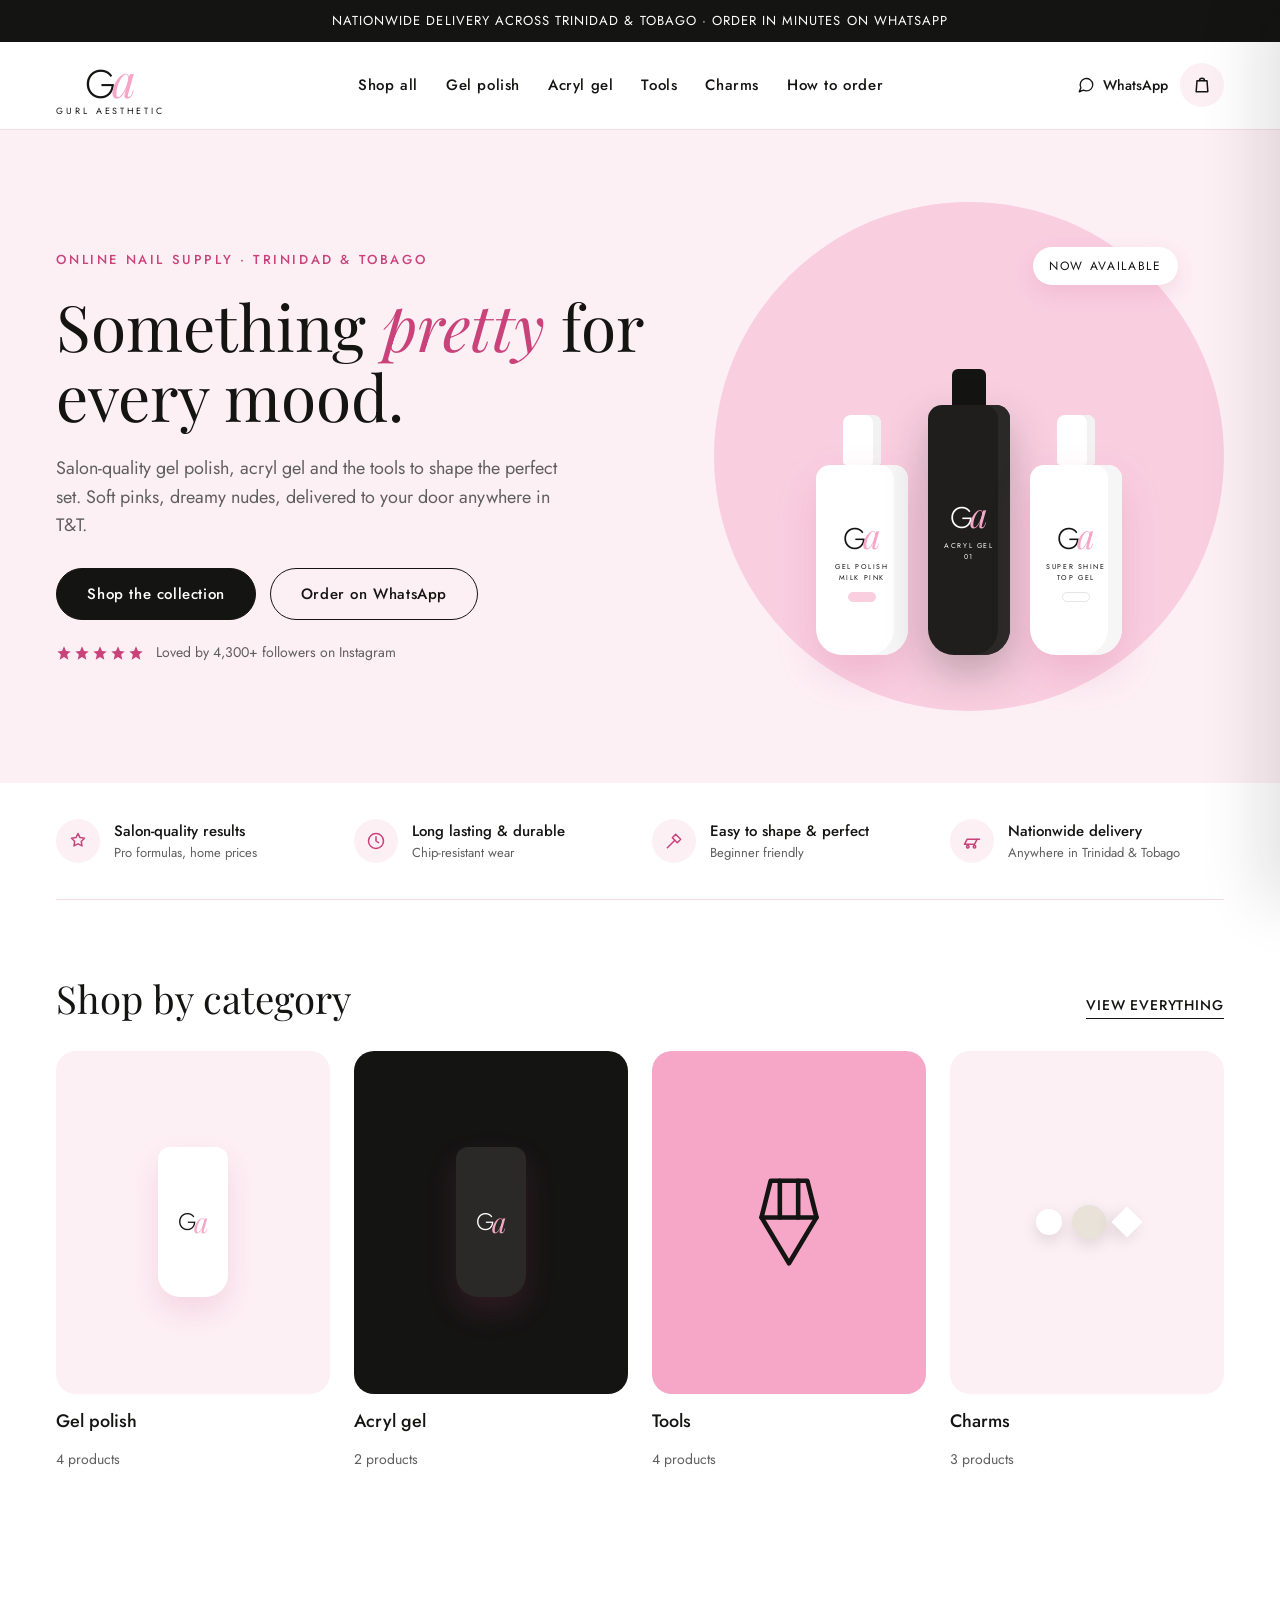
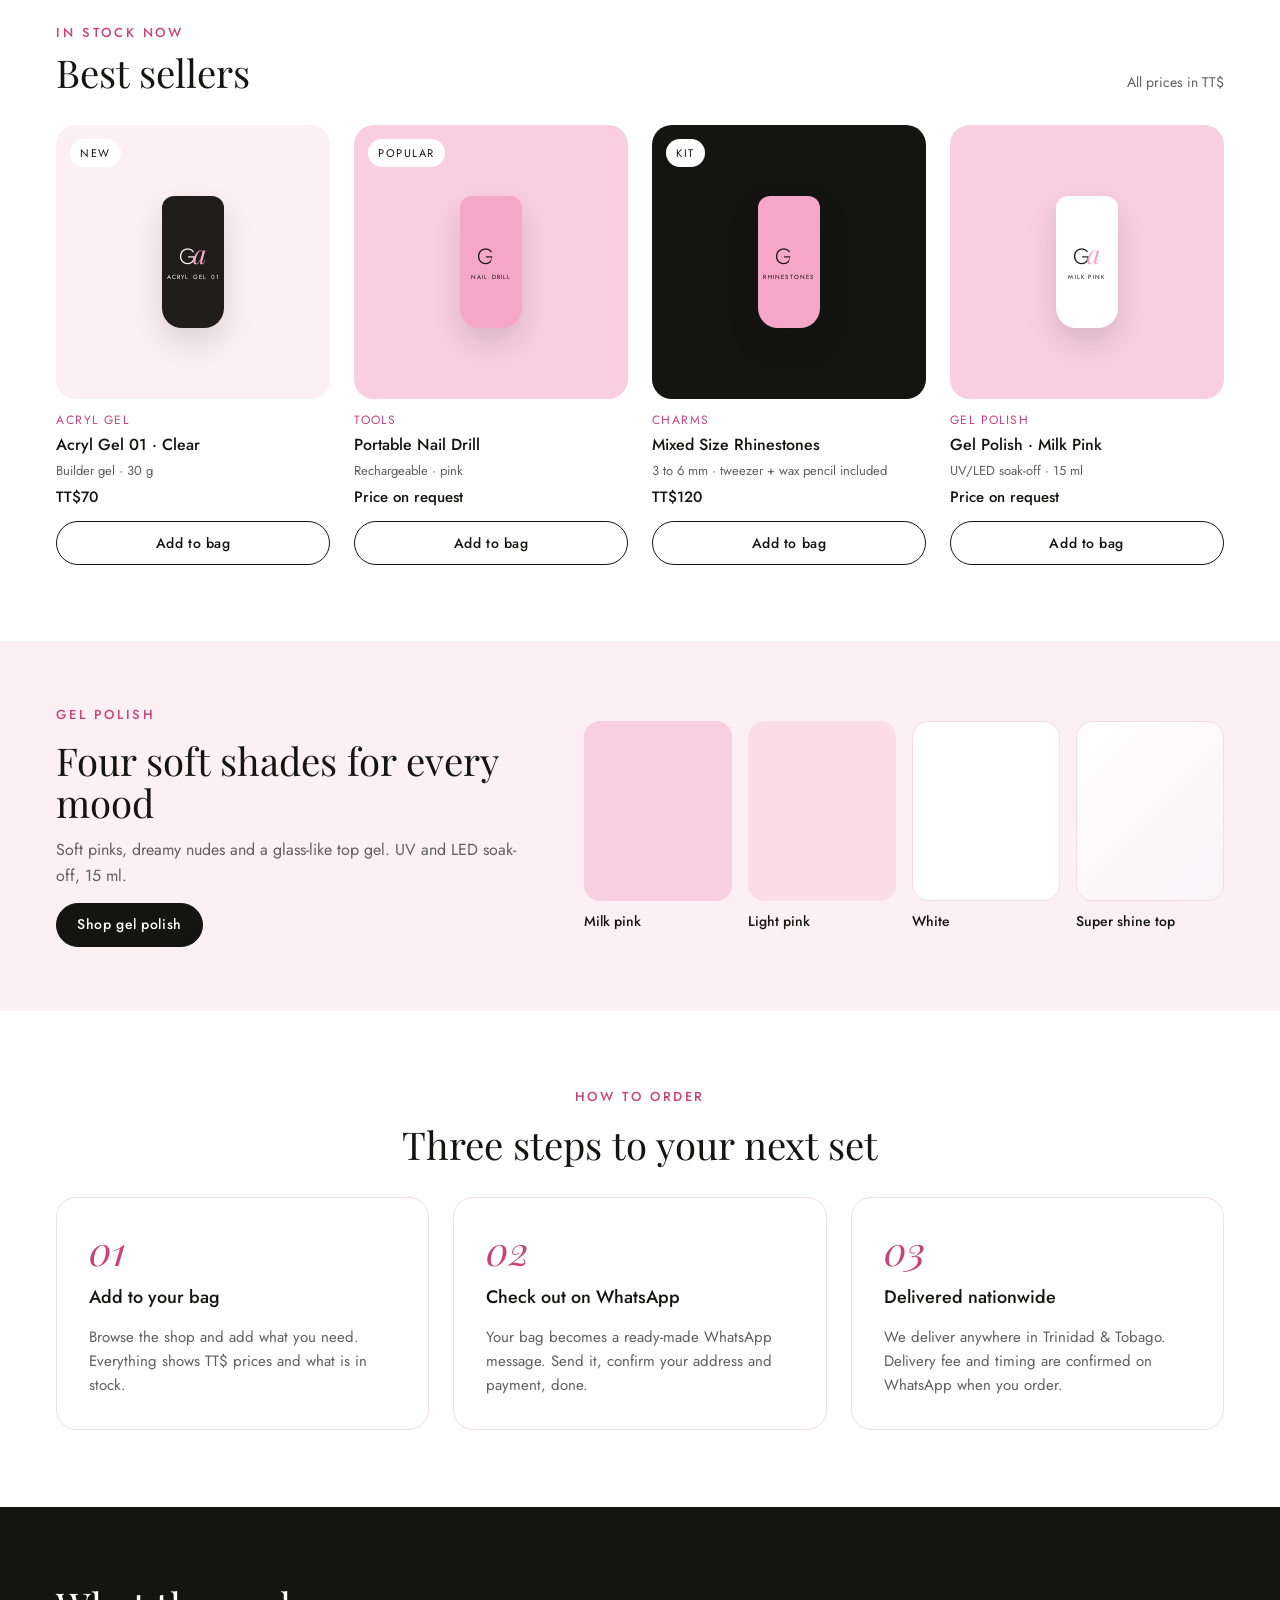
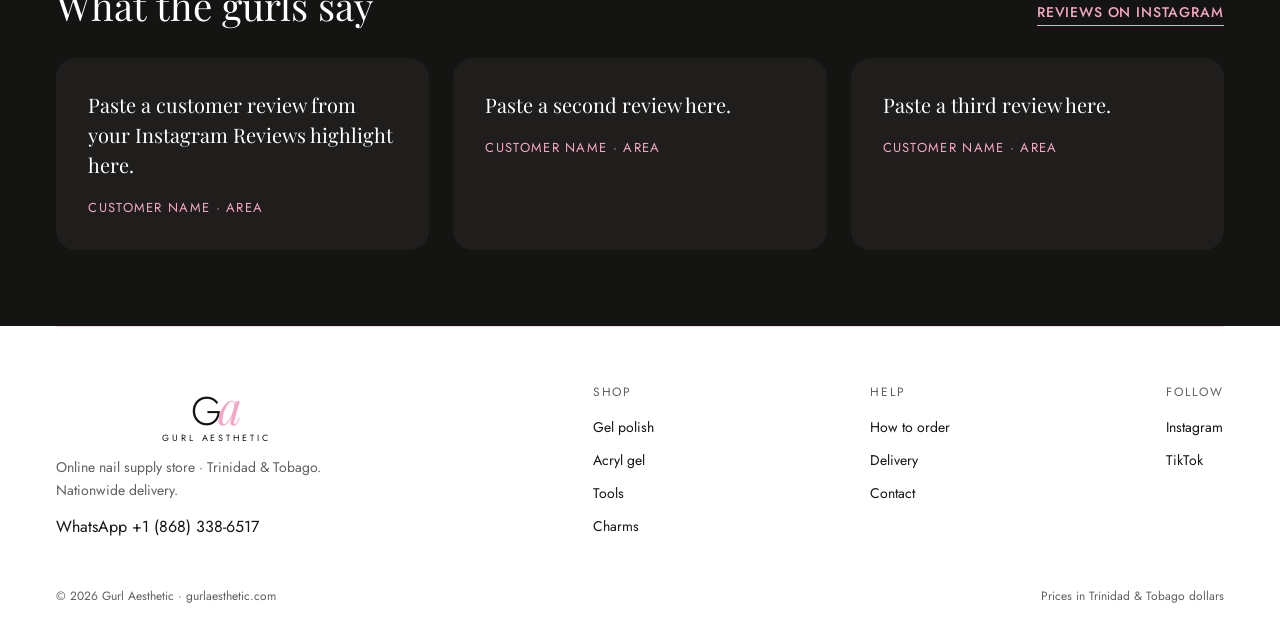
<file: index.html>
<!doctype html>
<html lang="en">
<head>
  <meta charset="utf-8">
  <meta name="viewport" content="width=device-width, initial-scale=1">
  <title>Gurl Aesthetic · Online nail supply store, Trinidad &amp; Tobago</title>
  <meta name="description" content="Salon-quality gel polish, acryl gel, nail drills, tools and charms. Nationwide delivery across Trinidad & Tobago. Order in minutes on WhatsApp.">
  <meta property="og:title" content="Gurl Aesthetic · Online nail supply store">
  <meta property="og:description" content="Soft pinks, dreamy nudes and everything for the perfect set. Delivered anywhere in Trinidad & Tobago.">
  <meta property="og:type" content="website">
  <meta property="og:url" content="https://gurlaesthetic.com/">
  <meta name="theme-color" content="#FDF0F5">
  <link rel="icon" href="assets/img/favicon.svg" type="image/svg+xml">
  <link rel="preconnect" href="https://fonts.googleapis.com">
  <link rel="preconnect" href="https://fonts.gstatic.com" crossorigin>
  <link href="https://fonts.googleapis.com/css2?family=Jost:wght@300;400;500;600&family=Playfair+Display:ital,wght@0,400;0,600;1,400;1,500&display=swap" rel="stylesheet">
  <link rel="stylesheet" href="assets/css/style.css">
</head>
<body data-page="home">
  <header data-header></header>

  <main>
    <section class="hero">
      <div class="container">
        <div class="hero-copy">
          <span class="eyebrow">Online nail supply · Trinidad &amp; Tobago</span>
          <h1>Something <span class="accent">pretty</span> for every mood.</h1>
          <p>Salon-quality gel polish, acryl gel and the tools to shape the perfect set. Soft pinks, dreamy nudes, delivered to your door anywhere in T&amp;T.</p>
          <div class="hero-actions">
            <a class="btn" href="shop.html">Shop the collection</a>
            <a class="btn outline" href="https://wa.me/18683386517" data-wa-href target="_blank" rel="noopener">Order on WhatsApp</a>
          </div>
          <div class="rating">
            <span class="stars" role="img" aria-label="Five stars">
              <svg width="16" height="16" viewBox="0 0 24 24" fill="currentColor" aria-hidden="true"><path d="M12 2l3 7 7 .6-5.3 4.7L18.5 22 12 18l-6.5 4 1.8-7.7L2 9.6 9 9z"/></svg><svg width="16" height="16" viewBox="0 0 24 24" fill="currentColor" aria-hidden="true"><path d="M12 2l3 7 7 .6-5.3 4.7L18.5 22 12 18l-6.5 4 1.8-7.7L2 9.6 9 9z"/></svg><svg width="16" height="16" viewBox="0 0 24 24" fill="currentColor" aria-hidden="true"><path d="M12 2l3 7 7 .6-5.3 4.7L18.5 22 12 18l-6.5 4 1.8-7.7L2 9.6 9 9z"/></svg><svg width="16" height="16" viewBox="0 0 24 24" fill="currentColor" aria-hidden="true"><path d="M12 2l3 7 7 .6-5.3 4.7L18.5 22 12 18l-6.5 4 1.8-7.7L2 9.6 9 9z"/></svg><svg width="16" height="16" viewBox="0 0 24 24" fill="currentColor" aria-hidden="true"><path d="M12 2l3 7 7 .6-5.3 4.7L18.5 22 12 18l-6.5 4 1.8-7.7L2 9.6 9 9z"/></svg>
            </span>
            Loved by 4,300+ followers on Instagram
          </div>
        </div>
        <div class="hero-visual">
          <div class="stage" aria-hidden="true">
            <div class="pack bottle"><div class="cap"></div><div class="body"><span class="mark"><span class="g">G</span><span class="a">a</span></span><span class="label">Gel polish<br>Milk pink</span><span class="swatch" style="background:#F9CFE0"></span></div></div>
            <div class="pack tube"><div class="cap"></div><div class="body"><span class="mark"><span class="g">G</span><span class="a">a</span></span><span class="label">Acryl gel<br>01</span></div></div>
            <div class="pack bottle"><div class="cap"></div><div class="body"><span class="mark"><span class="g">G</span><span class="a">a</span></span><span class="label">Super shine<br>Top gel</span><span class="swatch" style="background:#fff;border:1px solid #E6E6E6"></span></div></div>
            <span class="pill-tag">Now available</span>
          </div>
        </div>
      </div>
    </section>

    <section class="container">
      <div class="trust" aria-label="Why Gurl Aesthetic">
        <div class="trust-item"><span class="ico"><svg width="20" height="20" viewBox="0 0 24 24" fill="none" stroke="currentColor" stroke-width="1.8" stroke-linecap="round" stroke-linejoin="round" aria-hidden="true"><path d="M12 3l2.4 4.9 5.4.8-3.9 3.8.9 5.4L12 15.4 7.2 17.9l.9-5.4L4.2 8.7l5.4-.8z"/></svg></span><div><span class="t">Salon-quality results</span><span class="s">Pro formulas, home prices</span></div></div>
        <div class="trust-item"><span class="ico"><svg width="20" height="20" viewBox="0 0 24 24" fill="none" stroke="currentColor" stroke-width="1.8" stroke-linecap="round" stroke-linejoin="round" aria-hidden="true"><circle cx="12" cy="12" r="9"/><path d="M12 7v5l3 2"/></svg></span><div><span class="t">Long lasting &amp; durable</span><span class="s">Chip-resistant wear</span></div></div>
        <div class="trust-item"><span class="ico"><svg width="20" height="20" viewBox="0 0 24 24" fill="none" stroke="currentColor" stroke-width="1.8" stroke-linecap="round" stroke-linejoin="round" aria-hidden="true"><path d="M4 20l9-9"/><path d="M14 4l6 6-4 4-6-6z"/></svg></span><div><span class="t">Easy to shape &amp; perfect</span><span class="s">Beginner friendly</span></div></div>
        <div class="trust-item"><span class="ico"><svg width="20" height="20" viewBox="0 0 24 24" fill="none" stroke="currentColor" stroke-width="1.8" stroke-linecap="round" stroke-linejoin="round" aria-hidden="true"><path d="M3 16h12l3-6H6z"/><circle cx="7" cy="19" r="1.5"/><circle cx="15" cy="19" r="1.5"/><path d="M18 10h3"/></svg></span><div><span class="t">Nationwide delivery</span><span class="s">Anywhere in Trinidad &amp; Tobago</span></div></div>
      </div>
    </section>

    <section class="container section">
      <div class="section-head">
        <h2>Shop by category</h2>
        <a class="link-underline" href="shop.html">View everything</a>
      </div>
      <div class="grid cols-4" data-categories></div>
    </section>

    <section class="container section">
      <div class="section-head">
        <div class="stack"><span class="eyebrow">In stock now</span><h2>Best sellers</h2></div>
        <span class="muted" style="font-size:14px">All prices in TT$</span>
      </div>
      <div class="grid cols-4" data-featured></div>
    </section>

    <section class="shades">
      <div class="container">
        <div class="copy">
          <span class="eyebrow">Gel polish</span>
          <h2>Four soft shades for every mood</h2>
          <p>Soft pinks, dreamy nudes and a glass-like top gel. UV and LED soak-off, 15 ml.</p>
          <a class="btn small" href="shop.html?cat=Gel%20polish" style="align-self:flex-start">Shop gel polish</a>
        </div>
        <div class="swatches" aria-label="Shades">
          <div class="swatch-card"><div class="chip" style="background:#F9CFE0"></div>Milk pink</div>
          <div class="swatch-card"><div class="chip" style="background:#FBDDE8"></div>Light pink</div>
          <div class="swatch-card"><div class="chip" style="background:#fff;border:1px solid #F3DCE6"></div>White</div>
          <div class="swatch-card"><div class="chip" style="background:linear-gradient(135deg,#fff 0%,#F9F3F6 100%);border:1px solid #F3DCE6"></div>Super shine top</div>
        </div>
      </div>
    </section>

    <section class="container section" id="order">
      <div class="section-head center">
        <span class="eyebrow">How to order</span>
        <h2>Three steps to your next set</h2>
      </div>
      <div class="steps">
        <div class="step"><span class="num">01</span><span class="t">Add to your bag</span><p>Browse the shop and add what you need. Everything shows TT$ prices and what is in stock.</p></div>
        <div class="step"><span class="num">02</span><span class="t">Check out on WhatsApp</span><p>Your bag becomes a ready-made WhatsApp message. Send it, confirm your address and payment, done.</p></div>
        <div class="step"><span class="num">03</span><span class="t">Delivered nationwide</span><p data-delivery-note>We deliver anywhere in Trinidad &amp; Tobago.</p></div>
      </div>
    </section>

    <section class="reviews">
      <div class="container section">
        <div class="section-head">
          <h2>What the gurls say</h2>
          <a class="link-underline" href="https://www.instagram.com/gurlaesthetic.tt/" target="_blank" rel="noopener">Reviews on Instagram</a>
        </div>
        <div class="grid cols-3" data-reviews></div>
      </div>
    </section>
  </main>

  <footer data-footer></footer>
  <script src="assets/js/app.js"></script>
</body>
</html>
</file>
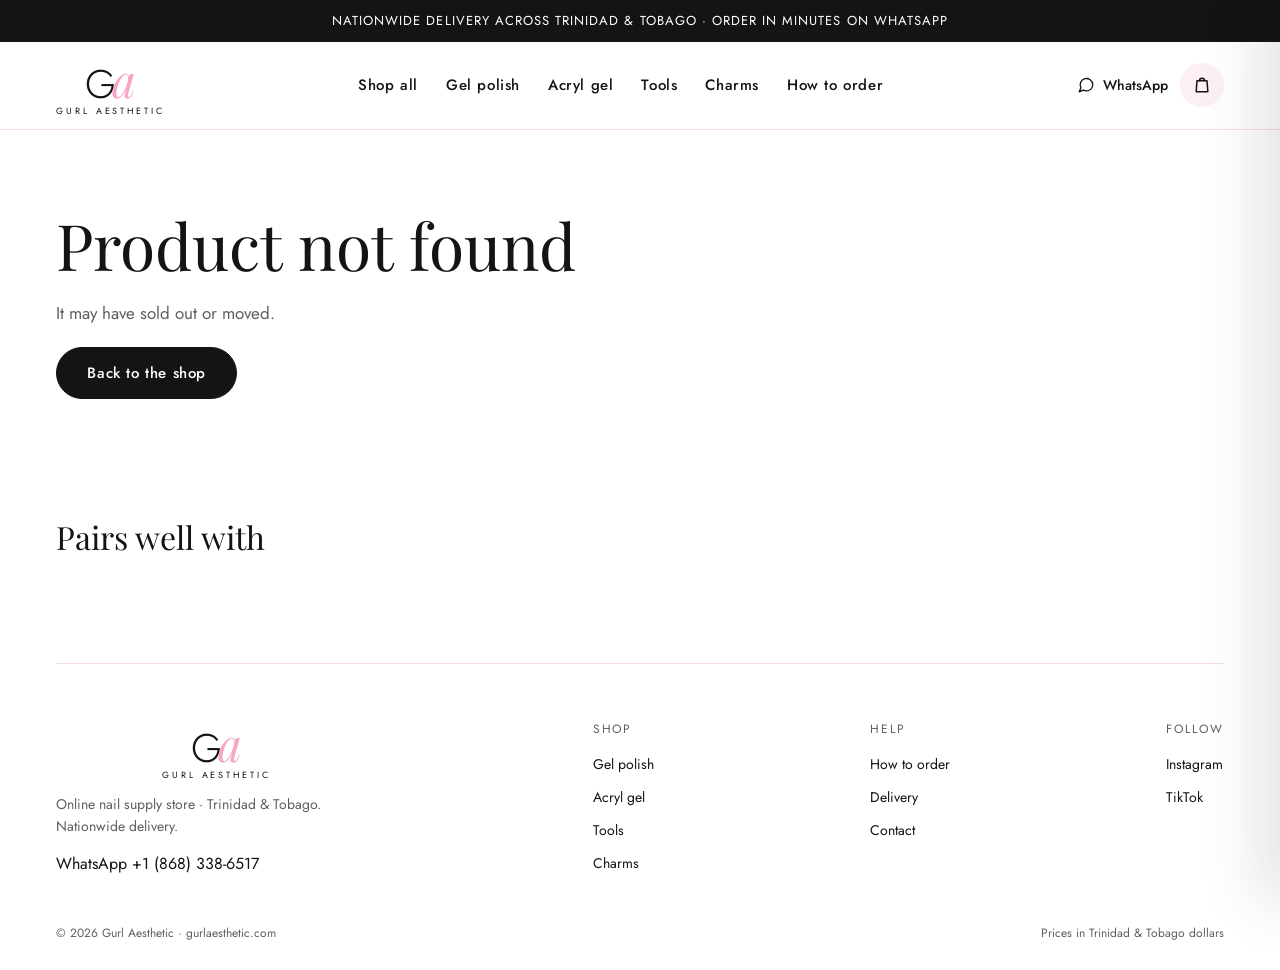
<file: product.html>
<!doctype html>
<html lang="en">
<head>
  <meta charset="utf-8">
  <meta name="viewport" content="width=device-width, initial-scale=1">
  <title>Product · Gurl Aesthetic</title>
  <meta name="description" content="Gurl Aesthetic nail supply, Trinidad & Tobago.">
  <meta name="theme-color" content="#FDF0F5">
  <link rel="icon" href="assets/img/favicon.svg" type="image/svg+xml">
  <link rel="preconnect" href="https://fonts.googleapis.com">
  <link rel="preconnect" href="https://fonts.gstatic.com" crossorigin>
  <link href="https://fonts.googleapis.com/css2?family=Jost:wght@300;400;500;600&family=Playfair+Display:ital,wght@0,400;0,600;1,400;1,500&display=swap" rel="stylesheet">
  <link rel="stylesheet" href="assets/css/style.css">
</head>
<body data-page="product">
  <header data-header></header>

  <main>
    <section class="container" data-product></section>
    <section class="container section" style="padding-top:0">
      <h2 style="font-size:32px">Pairs well with</h2>
      <div class="grid cols-4" data-related></div>
    </section>
  </main>

  <footer data-footer></footer>
  <script src="assets/js/app.js"></script>
</body>
</html>
</file>
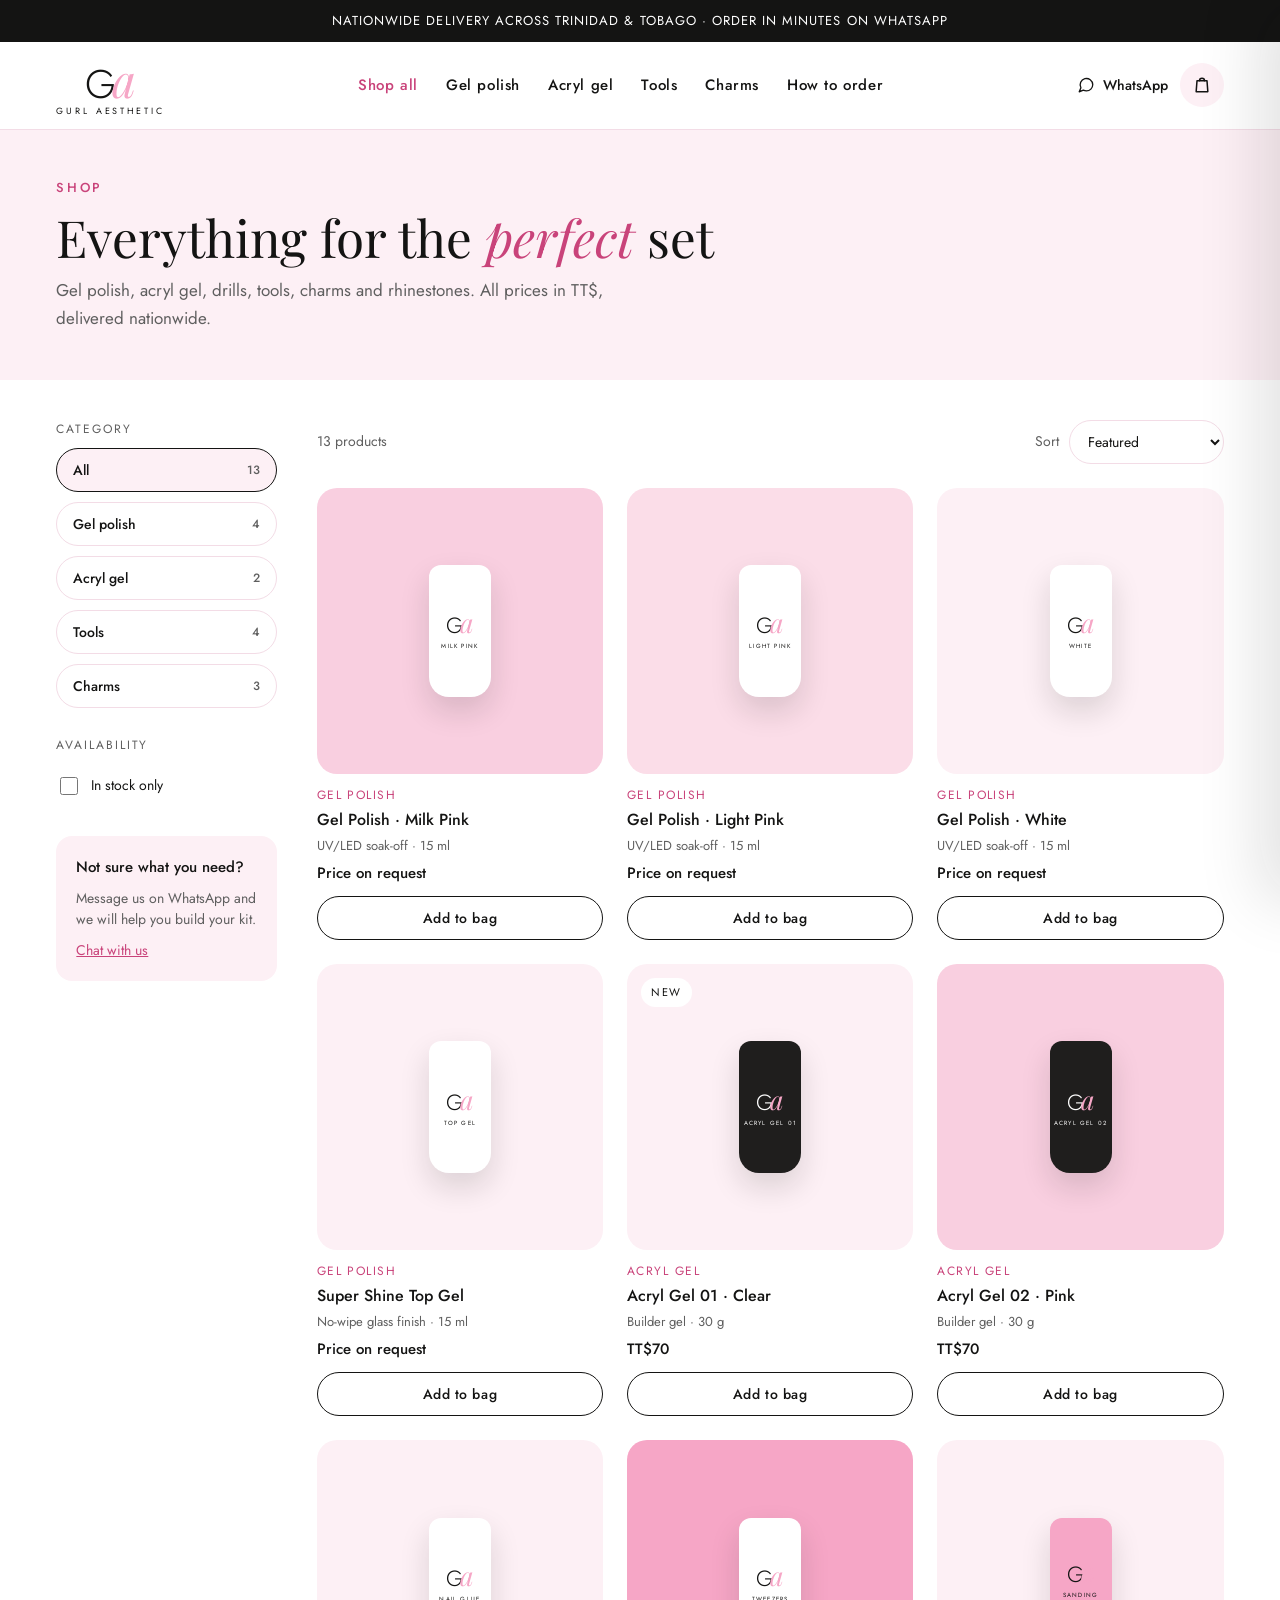
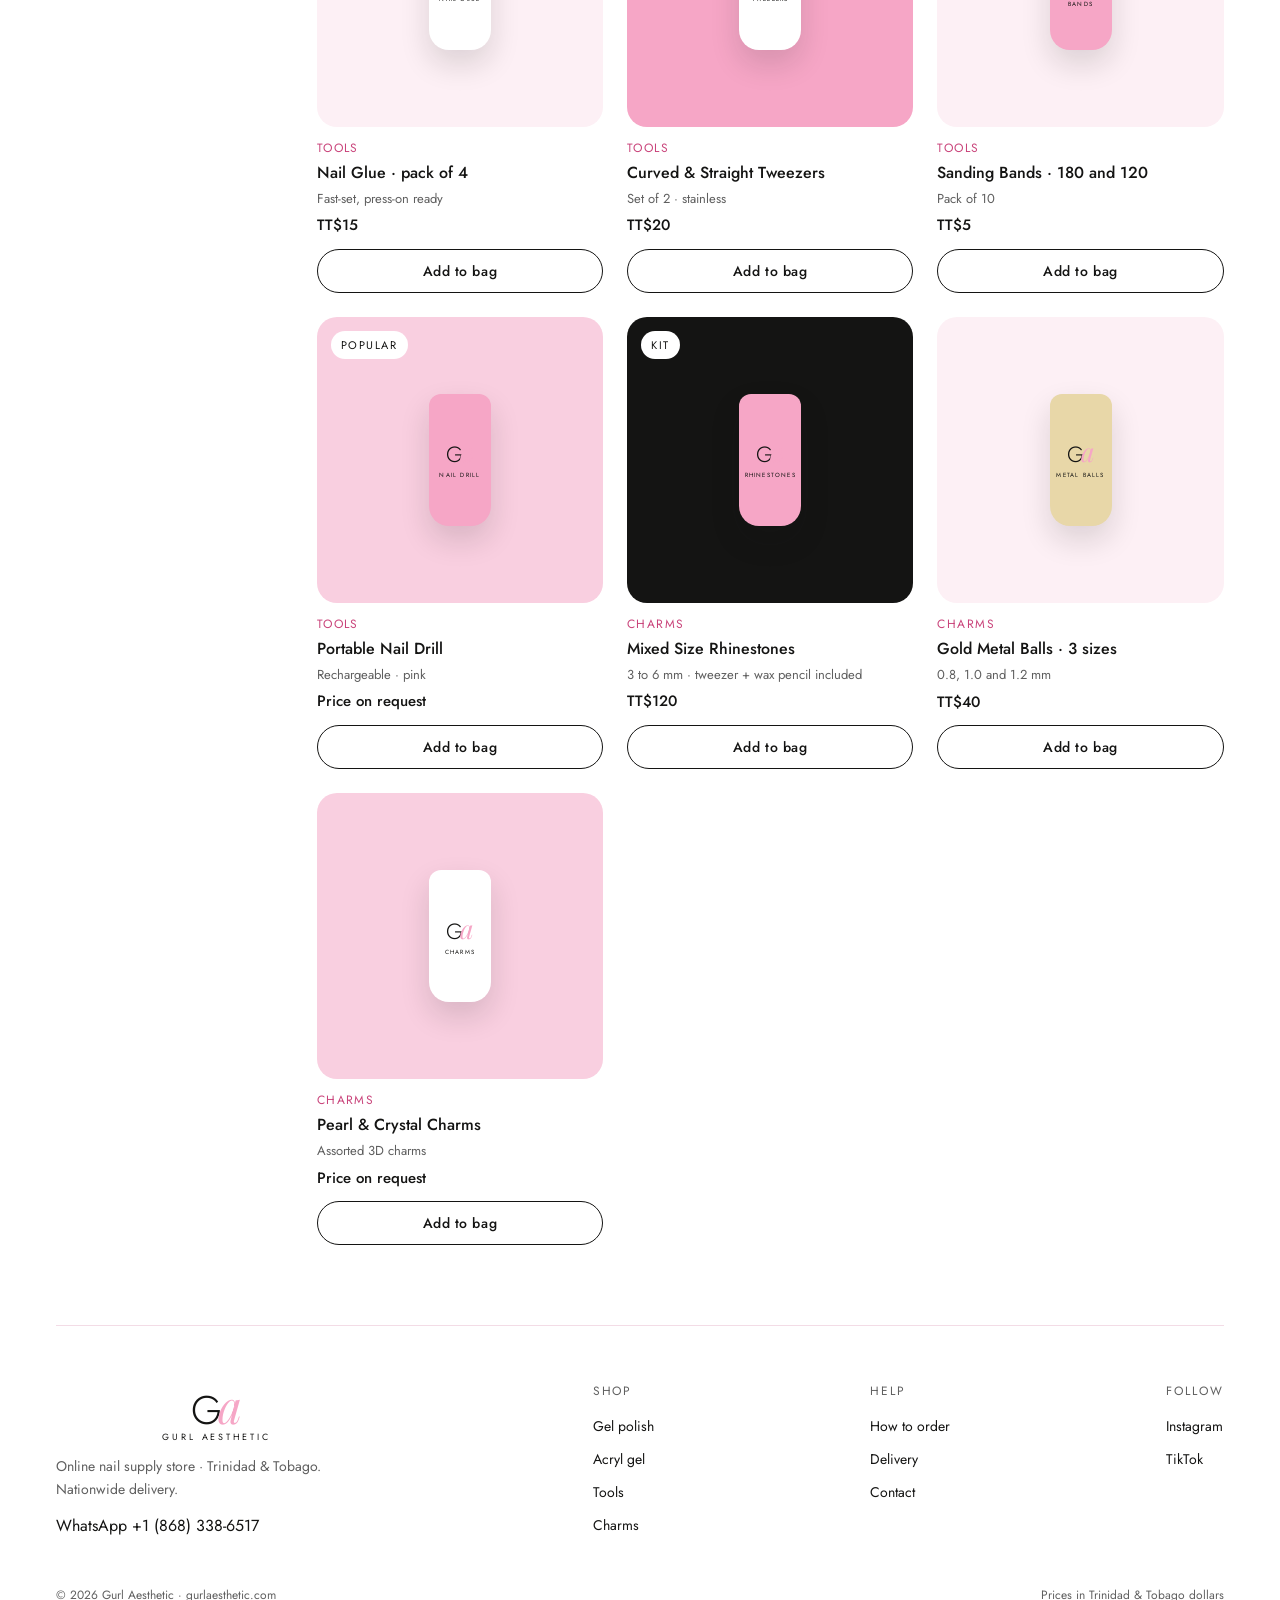
<file: shop.html>
<!doctype html>
<html lang="en">
<head>
  <meta charset="utf-8">
  <meta name="viewport" content="width=device-width, initial-scale=1">
  <title>Shop · Gurl Aesthetic</title>
  <meta name="description" content="Shop gel polish, acryl gel, nail drills, tools, charms and rhinestones. Nationwide delivery across Trinidad & Tobago.">
  <meta name="theme-color" content="#FDF0F5">
  <link rel="icon" href="assets/img/favicon.svg" type="image/svg+xml">
  <link rel="preconnect" href="https://fonts.googleapis.com">
  <link rel="preconnect" href="https://fonts.gstatic.com" crossorigin>
  <link href="https://fonts.googleapis.com/css2?family=Jost:wght@300;400;500;600&family=Playfair+Display:ital,wght@0,400;0,600;1,400;1,500&display=swap" rel="stylesheet">
  <link rel="stylesheet" href="assets/css/style.css">
</head>
<body data-page="shop">
  <header data-header></header>

  <main>
    <section class="page-head">
      <div class="container">
        <span class="eyebrow">Shop</span>
        <h1 data-shop-title>Everything for the <span class="accent">perfect</span> set</h1>
        <p>Gel polish, acryl gel, drills, tools, charms and rhinestones. All prices in TT$, delivered nationwide.</p>
      </div>
    </section>

    <section class="container shop-layout">
      <aside class="filters" aria-label="Filters">
        <div class="filter-group">
          <span class="h">Category</span>
          <div class="filter-group" data-cat-filters></div>
        </div>
        <div class="filter-group">
          <span class="h">Availability</span>
          <label style="display:flex;align-items:center;gap:10px;font-size:14px;min-height:44px"><input type="checkbox" data-instock style="width:18px;height:18px;accent-color:#C9437A"> In stock only</label>
        </div>
        <div class="help-box">
          <span class="t">Not sure what you need?</span>
          <p>Message us on WhatsApp and we will help you build your kit.</p>
          <a href="https://wa.me/18683386517" data-wa-href target="_blank" rel="noopener">Chat with us</a>
        </div>
      </aside>

      <div class="results">
        <div class="results-bar">
          <span data-result-count></span>
          <label>Sort
            <select class="select" data-sort>
              <option value="featured">Featured</option>
              <option value="low">Price: low to high</option>
              <option value="high">Price: high to low</option>
            </select>
          </label>
        </div>
        <div class="grid cols-3" data-shop-grid></div>
      </div>
    </section>
  </main>

  <footer data-footer></footer>
  <script src="assets/js/app.js"></script>
</body>
</html>
</file>
<file: assets/css/style.css>
/* Gurl Aesthetic storefront — brand styles
   Palette: blush #FDF0F5 · soft pink #F6A6C6 · deep pink #C9437A · ink #141413 */
:root {
  --ink: #141413;
  --ink-2: #1F1E1D;
  --muted: #5F5F5F;
  --line: #F3DCE6;
  --blush: #FDF0F5;
  --pink: #F6A6C6;
  --pink-deep: #C9437A;
  --pink-deeper: #9E2F5E;
  --milk: #F9CFE0;
  --nude: #ECD5CB;
  --white: #ffffff;
  --radius: 20px;
  --font-body: 'Jost', system-ui, -apple-system, 'Segoe UI', sans-serif;
  --font-display: 'Playfair Display', Georgia, serif;
  --gutter: clamp(16px, 4.4vw, 64px);
}
* { box-sizing: border-box; }
html { scroll-behavior: smooth; -webkit-text-size-adjust: 100%; }
body { margin: 0; font-family: var(--font-body); color: var(--ink); background: var(--white); line-height: 1.5; }
img { max-width: 100%; display: block; }
a { color: var(--pink-deep); }
a:hover { color: var(--pink-deeper); }
button { font-family: inherit; }
h1, h2, h3 { font-family: var(--font-display); font-weight: 400; margin: 0; line-height: 1.1; }
h1 { font-size: clamp(38px, 5vw, 68px); }
h2 { font-size: clamp(30px, 3vw, 40px); }
h3 { font-size: 22px; }
p { margin: 0; }
.muted { color: var(--muted); }
.eyebrow { font-size: 13px; letter-spacing: 0.2em; text-transform: uppercase; color: var(--pink-deep); font-weight: 500; }
.accent { font-style: italic; color: var(--pink-deep); }
.sr-only { position: absolute; width: 1px; height: 1px; overflow: hidden; clip: rect(0 0 0 0); white-space: nowrap; }
.container { padding-left: var(--gutter); padding-right: var(--gutter); max-width: 1440px; margin: 0 auto; width: 100%; }

/* buttons */
.btn { display: inline-flex; align-items: center; justify-content: center; gap: 10px; height: 52px; padding: 0 30px; border-radius: 999px; font-size: 15px; font-weight: 500; letter-spacing: 0.04em; text-decoration: none; cursor: pointer; border: 1.5px solid var(--ink); background: var(--ink); color: var(--white); transition: transform .15s ease, background .15s ease, color .15s ease; }
.btn:hover { background: var(--ink-2); color: var(--white); transform: translateY(-1px); }
.btn.outline { background: transparent; color: var(--ink); }
.btn.outline:hover { background: var(--blush); color: var(--ink); }
.btn.small { height: 44px; padding: 0 20px; font-size: 14px; }
.btn.block { width: 100%; }
.btn:disabled { opacity: .5; cursor: not-allowed; transform: none; }
.link-underline { font-size: 14px; font-weight: 500; letter-spacing: 0.06em; text-transform: uppercase; color: var(--ink); text-decoration: none; border-bottom: 1.5px solid var(--ink); padding-bottom: 2px; }
.text-link { background: none; border: 0; padding: 0; min-height: 44px; font-size: 13px; color: var(--pink-deep); cursor: pointer; text-decoration: underline; }

/* announcement + header */
.announce { background: var(--ink); color: var(--white); font-size: 13px; letter-spacing: 0.08em; text-transform: uppercase; text-align: center; padding: 11px 16px; }
.site-header { display: flex; align-items: center; justify-content: space-between; gap: 16px 32px; padding-top: 14px; padding-bottom: 14px; border-bottom: 1px solid var(--line); background: var(--white); position: sticky; top: 0; z-index: 20; }
.logo { display: flex; flex-direction: column; align-items: center; text-decoration: none; color: var(--ink); line-height: 1; }
.logo .mark { display: flex; align-items: baseline; }
.logo .g { font-weight: 300; font-size: 40px; }
.logo .a { font-family: var(--font-display); font-style: italic; font-size: 46px; color: var(--pink); margin-left: -4px; }
.logo .word { font-size: 9px; letter-spacing: 0.32em; text-transform: uppercase; margin-top: 2px; }
.nav { display: flex; flex-wrap: wrap; gap: 28px; font-size: 15px; font-weight: 500; letter-spacing: 0.04em; }
.nav a { color: var(--ink); text-decoration: none; }
.nav a:hover, .nav a[aria-current="page"] { color: var(--pink-deep); }
.header-actions { display: flex; align-items: center; gap: 12px; }
.wa-link { display: inline-flex; align-items: center; gap: 8px; font-size: 14px; font-weight: 500; color: var(--ink); text-decoration: none; min-height: 44px; min-width: 44px; justify-content: center; }
.cart-btn { position: relative; display: flex; width: 44px; height: 44px; align-items: center; justify-content: center; border-radius: 999px; background: var(--blush); color: var(--ink); text-decoration: none; border: 0; cursor: pointer; }
.cart-btn .count { position: absolute; top: -2px; right: -2px; min-width: 18px; height: 18px; padding: 0 5px; border-radius: 999px; background: var(--ink); color: var(--white); font-size: 11px; display: flex; align-items: center; justify-content: center; }
.cart-btn .count[data-zero="true"] { display: none; }
.menu-btn { display: none; width: 44px; height: 44px; border-radius: 999px; border: 1.5px solid var(--line); background: var(--white); color: var(--ink); align-items: center; justify-content: center; cursor: pointer; }
@media (max-width: 900px) {
  .site-header { position: relative; }
  .nav { display: none; position: absolute; left: 0; right: 0; top: 100%; flex-direction: column; gap: 0; background: var(--white); border-bottom: 1px solid var(--line); padding: 8px var(--gutter) 16px; z-index: 30; }
  .nav a { padding: 12px 0; border-bottom: 1px solid var(--line); }
  .nav.open { display: flex; }
  .menu-btn { display: inline-flex; }
  .wa-link span { display: none; }
}

/* hero */
.hero { background: var(--blush); }
.hero .container { display: flex; flex-wrap: wrap; align-items: center; gap: 48px; padding-top: clamp(40px, 6vw, 72px); padding-bottom: clamp(40px, 6vw, 72px); }
.hero-copy { flex: 1 1 400px; display: flex; flex-direction: column; gap: 22px; max-width: 620px; }
.hero-copy p { font-size: 18px; line-height: 1.6; color: var(--muted); max-width: 520px; }
.hero-actions { display: flex; flex-wrap: wrap; gap: 14px; margin-top: 6px; }
.hero-visual { flex: 1 1 300px; display: flex; justify-content: center; }
.stage { position: relative; width: min(520px, 100%); aspect-ratio: 1 / 1; border-radius: 999px; background: var(--milk); display: flex; align-items: flex-end; justify-content: center; gap: 4%; padding-bottom: 11%; }
.pill-tag { position: absolute; top: 9%; right: 9%; background: var(--white); color: var(--ink); font-size: 12px; letter-spacing: 0.14em; text-transform: uppercase; padding: 10px 16px; border-radius: 999px; box-shadow: 0 8px 24px rgba(201,67,122,0.15); }
.rating { display: flex; align-items: center; gap: 12px; font-size: 14px; color: var(--muted); }
.stars { display: flex; gap: 2px; color: var(--pink-deep); }

/* pack illustration (CSS product stand-in until photos are added) */
.pack { display: flex; flex-direction: column; align-items: center; }
.pack .cap { width: 42%; height: 50px; background: var(--white); border-radius: 8px 8px 4px 4px; box-shadow: inset -8px 0 0 #F2F2F2; }
.pack .body { width: 100%; height: 190px; background: var(--white); border-radius: 14px 14px 26px 26px; box-shadow: 0 18px 40px rgba(201,67,122,0.18), inset -14px 0 0 #F6F6F6; display: flex; flex-direction: column; align-items: center; justify-content: center; gap: 8px; color: var(--ink); }
.pack .mark { display: flex; align-items: baseline; line-height: 1; }
.pack .mark .g { font-weight: 300; font-size: 30px; }
.pack .mark .a { font-family: var(--font-display); font-style: italic; font-size: 34px; color: var(--pink); margin-left: -3px; }
.pack .label { font-size: 7px; letter-spacing: 0.22em; text-transform: uppercase; text-align: center; line-height: 1.6; }
.pack .swatch { width: 28px; height: 10px; border-radius: 999px; }
.pack.bottle { width: 18%; }
.pack.tube { width: 16%; }
.pack.tube .cap { height: 36px; background: var(--ink); border-radius: 6px 6px 0 0; box-shadow: none; }
.pack.tube .body { height: 250px; background: var(--ink-2); color: var(--white); box-shadow: 0 18px 40px rgba(20,20,19,0.25), inset -12px 0 0 #2A2928; }
@media (max-width: 600px) { .pack .body { height: 130px; gap: 4px; } .pack.tube .body { height: 170px; } .pack .cap { height: 30px; } .pack .mark .g { font-size: 22px; } .pack .mark .a { font-size: 26px; } }

/* product thumb */
.thumb { position: relative; aspect-ratio: 1 / 1; border-radius: var(--radius); display: flex; align-items: center; justify-content: center; overflow: hidden; text-decoration: none; }
.thumb img { width: 100%; height: 100%; object-fit: cover; }
.thumb .mini { width: 62px; height: 132px; border-radius: 12px 12px 20px 20px; box-shadow: 0 14px 30px rgba(20,20,19,0.14); display: flex; flex-direction: column; align-items: center; justify-content: center; gap: 6px; }
.thumb .mini .mark { display: flex; align-items: baseline; line-height: 1; }
.thumb .mini .g { font-weight: 300; font-size: 22px; }
.thumb .mini .a { font-family: var(--font-display); font-style: italic; font-size: 26px; color: var(--pink); margin-left: -3px; }
.thumb .mini .label { font-size: 6px; letter-spacing: 0.2em; text-transform: uppercase; text-align: center; padding: 0 4px; }
.thumb .tag { position: absolute; top: 14px; left: 14px; background: var(--white); color: var(--ink); font-size: 11px; letter-spacing: 0.14em; text-transform: uppercase; padding: 6px 10px; border-radius: 999px; }
.thumb .soldout { position: absolute; inset: 0; background: rgba(255,255,255,0.72); display: flex; align-items: center; justify-content: center; font-size: 13px; letter-spacing: 0.14em; text-transform: uppercase; color: var(--ink); }

/* sections */
.section { padding-top: clamp(48px, 6vw, 80px); padding-bottom: clamp(48px, 6vw, 80px); display: flex; flex-direction: column; gap: 32px; }
.section.tight { padding-top: 40px; padding-bottom: 40px; }
.section-head { display: flex; flex-wrap: wrap; align-items: flex-end; justify-content: space-between; gap: 16px; }
.section-head .stack { display: flex; flex-direction: column; gap: 8px; }
.section-head.center { flex-direction: column; align-items: center; text-align: center; }
.grid { display: grid; gap: 24px; }
.grid.cols-4 { grid-template-columns: repeat(4, minmax(0, 1fr)); }
.grid.cols-3 { grid-template-columns: repeat(3, minmax(0, 1fr)); }
.grid.cols-2 { grid-template-columns: repeat(2, minmax(0, 1fr)); }
@media (max-width: 1024px) { .grid.cols-4 { grid-template-columns: repeat(3, minmax(0, 1fr)); } }
@media (max-width: 760px) { .grid.cols-4, .grid.cols-3 { grid-template-columns: repeat(2, minmax(0, 1fr)); gap: 16px; } }
@media (max-width: 420px) { .grid.cols-2 { grid-template-columns: 1fr; } }

.trust { display: grid; grid-template-columns: repeat(4, minmax(0, 1fr)); gap: 24px; padding-top: 36px; padding-bottom: 36px; border-bottom: 1px solid var(--line); }
.trust-item { display: flex; align-items: center; gap: 14px; }
.trust-item .ico { display: flex; width: 44px; height: 44px; flex: 0 0 44px; border-radius: 999px; background: var(--blush); align-items: center; justify-content: center; color: var(--pink-deep); }
.trust-item .t { font-weight: 500; font-size: 15px; display: block; }
.trust-item .s { font-size: 13px; color: var(--muted); display: block; }
@media (max-width: 860px) { .trust { grid-template-columns: repeat(2, minmax(0, 1fr)); } }

.cat-card { display: flex; flex-direction: column; gap: 14px; text-decoration: none; color: var(--ink); }
.cat-card .art { aspect-ratio: 4 / 5; border-radius: var(--radius); display: flex; align-items: center; justify-content: center; gap: 10px; }
.cat-card .name { font-size: 18px; font-weight: 500; }
.cat-card .sub { font-size: 14px; color: var(--muted); }
.cat-card .mini-pack { width: 70px; height: 150px; border-radius: 12px 12px 22px 22px; box-shadow: 0 14px 30px rgba(201,67,122,0.16); display: flex; align-items: center; justify-content: center; }
.cat-card .mini-pack .g { font-weight: 300; font-size: 24px; }
.cat-card .mini-pack .a { font-family: var(--font-display); font-style: italic; font-size: 28px; color: var(--pink); margin-left: -3px; }
.cat-card .gem { box-shadow: 0 6px 16px rgba(0,0,0,0.12); }

.product-card { display: flex; flex-direction: column; gap: 12px; }
.product-card .cat { font-size: 12px; letter-spacing: 0.12em; text-transform: uppercase; color: var(--pink-deep); }
.product-card .name { font-size: 16px; font-weight: 500; color: var(--ink); text-decoration: none; }
.product-card .note { font-size: 13px; color: var(--muted); }
.product-card .price { font-size: 15px; font-weight: 500; margin-top: 2px; }
.product-card .btn { height: 44px; font-size: 14px; }
.product-card .meta { display: flex; flex-direction: column; gap: 4px; }

.shades { background: var(--blush); }
.shades .container { display: flex; flex-wrap: wrap; align-items: center; gap: 48px; padding-top: clamp(40px, 5vw, 64px); padding-bottom: clamp(40px, 5vw, 64px); }
.shades .copy { flex: 1 1 320px; display: flex; flex-direction: column; gap: 14px; max-width: 480px; }
.shades .copy p { font-size: 16px; line-height: 1.6; color: var(--muted); }
.shades .swatches { flex: 1 1 400px; display: grid; grid-template-columns: repeat(4, minmax(0, 1fr)); gap: 16px; }
.swatch-card { display: flex; flex-direction: column; gap: 10px; font-size: 14px; font-weight: 500; }
.swatch-card .chip { height: 180px; border-radius: 16px; }
@media (max-width: 600px) { .shades .swatches { grid-template-columns: repeat(2, minmax(0, 1fr)); } .swatch-card .chip { height: 120px; } }

.steps { display: grid; grid-template-columns: repeat(3, minmax(0, 1fr)); gap: 24px; }
.step { display: flex; flex-direction: column; gap: 14px; padding: 32px; border-radius: var(--radius); border: 1px solid var(--line); }
.step .num { font-family: var(--font-display); font-style: italic; font-size: 40px; color: var(--pink-deep); line-height: 1; }
.step .t { font-size: 18px; font-weight: 500; }
.step p { font-size: 15px; line-height: 1.6; color: var(--muted); }
@media (max-width: 860px) { .steps { grid-template-columns: 1fr; } }

.reviews { background: var(--ink); color: var(--white); }
.reviews .link-underline { color: var(--pink); border-color: var(--pink); }
.review { margin: 0; display: flex; flex-direction: column; gap: 18px; padding: 32px; border-radius: var(--radius); background: var(--ink-2); }
.review .q { font-family: var(--font-display); font-size: 20px; line-height: 1.5; }
.review .who { font-size: 13px; letter-spacing: 0.1em; text-transform: uppercase; color: var(--pink); }

.site-footer { display: flex; flex-wrap: wrap; justify-content: space-between; gap: 40px; padding-top: 56px; padding-bottom: 40px; border-top: 1px solid var(--line); }
.site-footer .brand { display: flex; flex-direction: column; gap: 14px; max-width: 320px; }
.site-footer .brand p { font-size: 14px; line-height: 1.6; color: var(--muted); }
.site-footer .col { display: flex; flex-direction: column; gap: 12px; font-size: 14px; }
.site-footer .col .h { font-size: 12px; letter-spacing: 0.16em; text-transform: uppercase; color: var(--muted); margin-bottom: 4px; }
.site-footer .col a, .site-footer .brand a { color: var(--ink); text-decoration: none; }
.copyright { padding-top: 8px; padding-bottom: 28px; font-size: 12px; color: var(--muted); display: flex; flex-wrap: wrap; justify-content: space-between; gap: 8px; }

/* shop page */
.page-head { background: var(--blush); }
.page-head .container { display: flex; flex-direction: column; gap: 12px; padding-top: 48px; padding-bottom: 48px; }
.page-head h1 { font-size: clamp(36px, 4vw, 52px); }
.page-head p { font-size: 17px; color: var(--muted); max-width: 560px; line-height: 1.6; }
.shop-layout { display: flex; flex-wrap: wrap; gap: 40px; padding-top: 40px; padding-bottom: 80px; }
.filters { flex: 1 1 220px; max-width: 260px; display: flex; flex-direction: column; gap: 28px; }
.filters .h { font-size: 12px; letter-spacing: 0.16em; text-transform: uppercase; color: var(--muted); }
.filter-group { display: flex; flex-direction: column; gap: 10px; }
.chip-btn { display: flex; justify-content: space-between; align-items: center; gap: 10px; height: 44px; padding: 0 16px; border-radius: 999px; border: 1.5px solid var(--line); background: var(--white); color: var(--ink); font-size: 14px; font-weight: 500; cursor: pointer; text-align: left; }
.chip-btn[aria-pressed="true"] { border-color: var(--ink); background: var(--blush); }
.chip-btn .n { font-size: 12px; color: var(--muted); }
.help-box { display: flex; flex-direction: column; gap: 10px; padding: 20px; border-radius: 16px; background: var(--blush); font-size: 14px; }
.help-box .t { font-size: 15px; font-weight: 500; }
.help-box p { color: var(--muted); line-height: 1.5; }
.results { flex: 999 1 480px; min-width: 0; display: flex; flex-direction: column; gap: 24px; }
.results-bar { display: flex; flex-wrap: wrap; justify-content: space-between; align-items: center; gap: 12px; font-size: 14px; color: var(--muted); }
.results-bar label { display: flex; align-items: center; gap: 10px; }
.select { height: 44px; padding: 0 14px; border-radius: 999px; border: 1.5px solid var(--line); background: var(--white); font-family: inherit; font-size: 14px; color: var(--ink); }
@media (max-width: 900px) { .filters { max-width: none; flex-basis: 100%; gap: 16px; } .filter-group { flex-direction: row; flex-wrap: wrap; } .help-box { display: none; } }

/* product page */
.crumbs { display: flex; flex-wrap: wrap; gap: 10px; font-size: 13px; color: var(--muted); padding-top: 20px; }
.crumbs a { color: var(--muted); text-decoration: none; }
.product-layout { display: flex; flex-wrap: wrap; gap: 48px; padding-top: 28px; padding-bottom: 72px; }
.gallery { flex: 1 1 380px; display: flex; flex-direction: column; gap: 14px; }
.gallery .main { aspect-ratio: 1 / 1; border-radius: 24px; display: flex; align-items: center; justify-content: center; position: relative; overflow: hidden; }
.gallery .main img { width: 100%; height: 100%; object-fit: cover; }
.gallery .main .tag { position: absolute; top: 20px; left: 20px; background: var(--white); color: var(--ink); font-size: 12px; letter-spacing: 0.14em; text-transform: uppercase; padding: 8px 14px; border-radius: 999px; }
.gallery .big { width: 150px; height: 380px; border-radius: 16px 16px 30px 30px; box-shadow: 0 30px 60px rgba(20,20,19,0.2); display: flex; flex-direction: column; align-items: center; justify-content: center; gap: 14px; }
.gallery .big .mark { display: flex; align-items: baseline; line-height: 1; }
.gallery .big .g { font-weight: 300; font-size: 54px; }
.gallery .big .a { font-family: var(--font-display); font-style: italic; font-size: 62px; color: var(--pink); margin-left: -6px; }
.gallery .big .label { font-size: 12px; letter-spacing: 0.26em; text-transform: uppercase; text-align: center; line-height: 1.7; padding: 0 10px; }
@media (max-width: 600px) { .gallery .big { width: 110px; height: 260px; } .gallery .big .g { font-size: 40px; } .gallery .big .a { font-size: 46px; } }
.details { flex: 1 1 360px; display: flex; flex-direction: column; gap: 20px; max-width: 560px; }
.details h1 { font-size: clamp(34px, 4vw, 46px); }
.price-row { display: flex; align-items: baseline; gap: 14px; }
.price-row .big-price { font-size: 28px; font-weight: 500; }
.details .desc { font-size: 16px; line-height: 1.7; color: var(--muted); }
.qty { display: inline-flex; align-items: center; height: 52px; border-radius: 999px; border: 1.5px solid var(--ink); }
.qty button { width: 48px; height: 48px; border: 0; background: transparent; font-size: 20px; cursor: pointer; color: var(--ink); border-radius: 999px; }
.qty span { min-width: 28px; text-align: center; font-size: 16px; font-weight: 500; }
.buy-row { display: flex; flex-wrap: wrap; gap: 12px; }
.buy-row .btn { flex: 1 1 200px; }
.perks { display: grid; grid-template-columns: repeat(2, minmax(0, 1fr)); gap: 12px; }
.perk { display: flex; align-items: center; gap: 12px; padding: 14px 16px; border-radius: 14px; background: var(--blush); font-size: 14px; }
.perk svg { color: var(--pink-deep); flex: 0 0 auto; }
@media (max-width: 420px) { .perks { grid-template-columns: 1fr; } }
.details details { border-top: 1px solid var(--line); padding: 16px 0; }
.details details:last-of-type { border-bottom: 1px solid var(--line); }
.details summary { font-size: 15px; font-weight: 500; cursor: pointer; list-style: none; display: flex; justify-content: space-between; min-height: 24px; }
.details summary::-webkit-details-marker { display: none; }
.details summary::after { content: '+'; color: var(--muted); }
.details details[open] summary::after { content: '−'; }
.details details p { margin-top: 12px; font-size: 14px; line-height: 1.7; color: var(--muted); }

/* cart drawer */
.drawer-backdrop { position: fixed; inset: 0; background: rgba(20,20,19,0.4); z-index: 40; opacity: 0; pointer-events: none; transition: opacity .2s ease; }
.drawer { position: fixed; top: 0; right: 0; bottom: 0; width: min(440px, 100%); background: var(--white); z-index: 50; display: flex; flex-direction: column; transform: translateX(100%); transition: transform .25s ease; box-shadow: -20px 0 60px rgba(20,20,19,0.12); }
body.cart-open .drawer { transform: none; }
body.cart-open .drawer-backdrop { opacity: 1; pointer-events: auto; }
body.cart-open { overflow: hidden; }
.drawer-head { display: flex; align-items: center; justify-content: space-between; padding: 20px 24px; border-bottom: 1px solid var(--line); }
.drawer-head h2 { font-size: 26px; }
.drawer-body { flex: 1 1 auto; overflow-y: auto; padding: 8px 24px; }
.cart-row { display: flex; align-items: center; gap: 14px; padding: 16px 0; border-bottom: 1px solid var(--line); }
.cart-row .pic { width: 72px; height: 72px; flex: 0 0 72px; border-radius: 14px; display: flex; align-items: center; justify-content: center; overflow: hidden; }
.cart-row .pic img { width: 100%; height: 100%; object-fit: cover; }
.cart-row .pic .mini { width: 24px; height: 50px; border-radius: 6px 6px 10px 10px; box-shadow: 0 8px 18px rgba(20,20,19,0.14); }
.cart-row .info { flex: 1 1 auto; min-width: 0; display: flex; flex-direction: column; gap: 2px; }
.cart-row .info .n { font-size: 15px; font-weight: 500; }
.cart-row .info .p { font-size: 13px; color: var(--muted); }
.cart-row .qty { height: 40px; border-color: var(--line); }
.cart-row .qty button { width: 38px; height: 38px; font-size: 18px; }
.cart-row .line { min-width: 64px; text-align: right; font-size: 15px; font-weight: 500; }
.drawer-empty { padding: 48px 0; text-align: center; color: var(--muted); display: flex; flex-direction: column; gap: 16px; align-items: center; }
.drawer-foot { padding: 20px 24px 24px; border-top: 1px solid var(--line); display: flex; flex-direction: column; gap: 12px; background: var(--blush); }
.drawer-foot .total { display: flex; justify-content: space-between; font-size: 18px; }
.drawer-foot .total b { font-weight: 500; }
.drawer-foot .field { display: flex; flex-direction: column; gap: 6px; font-size: 13px; color: var(--muted); }
.drawer-foot input { height: 46px; padding: 0 14px; border-radius: 12px; border: 1.5px solid var(--line); background: var(--white); font-family: inherit; font-size: 15px; color: var(--ink); }
.drawer-foot .fine { font-size: 12px; color: var(--muted); line-height: 1.5; }
.close-btn { width: 44px; height: 44px; border-radius: 999px; border: 0; background: var(--blush); color: var(--ink); cursor: pointer; display: flex; align-items: center; justify-content: center; }

/* toast */
.toast { position: fixed; left: 50%; bottom: 24px; transform: translate(-50%, 20px); background: var(--ink); color: var(--white); padding: 12px 20px; border-radius: 999px; font-size: 14px; opacity: 0; pointer-events: none; transition: all .2s ease; z-index: 60; white-space: nowrap; max-width: calc(100% - 32px); overflow: hidden; text-overflow: ellipsis; }
.toast.show { opacity: 1; transform: translate(-50%, 0); }

/* 404 / simple pages */
.simple { padding-top: 80px; padding-bottom: 120px; display: flex; flex-direction: column; gap: 20px; align-items: flex-start; max-width: 640px; }
.simple p { font-size: 17px; line-height: 1.6; color: var(--muted); }
</file>
